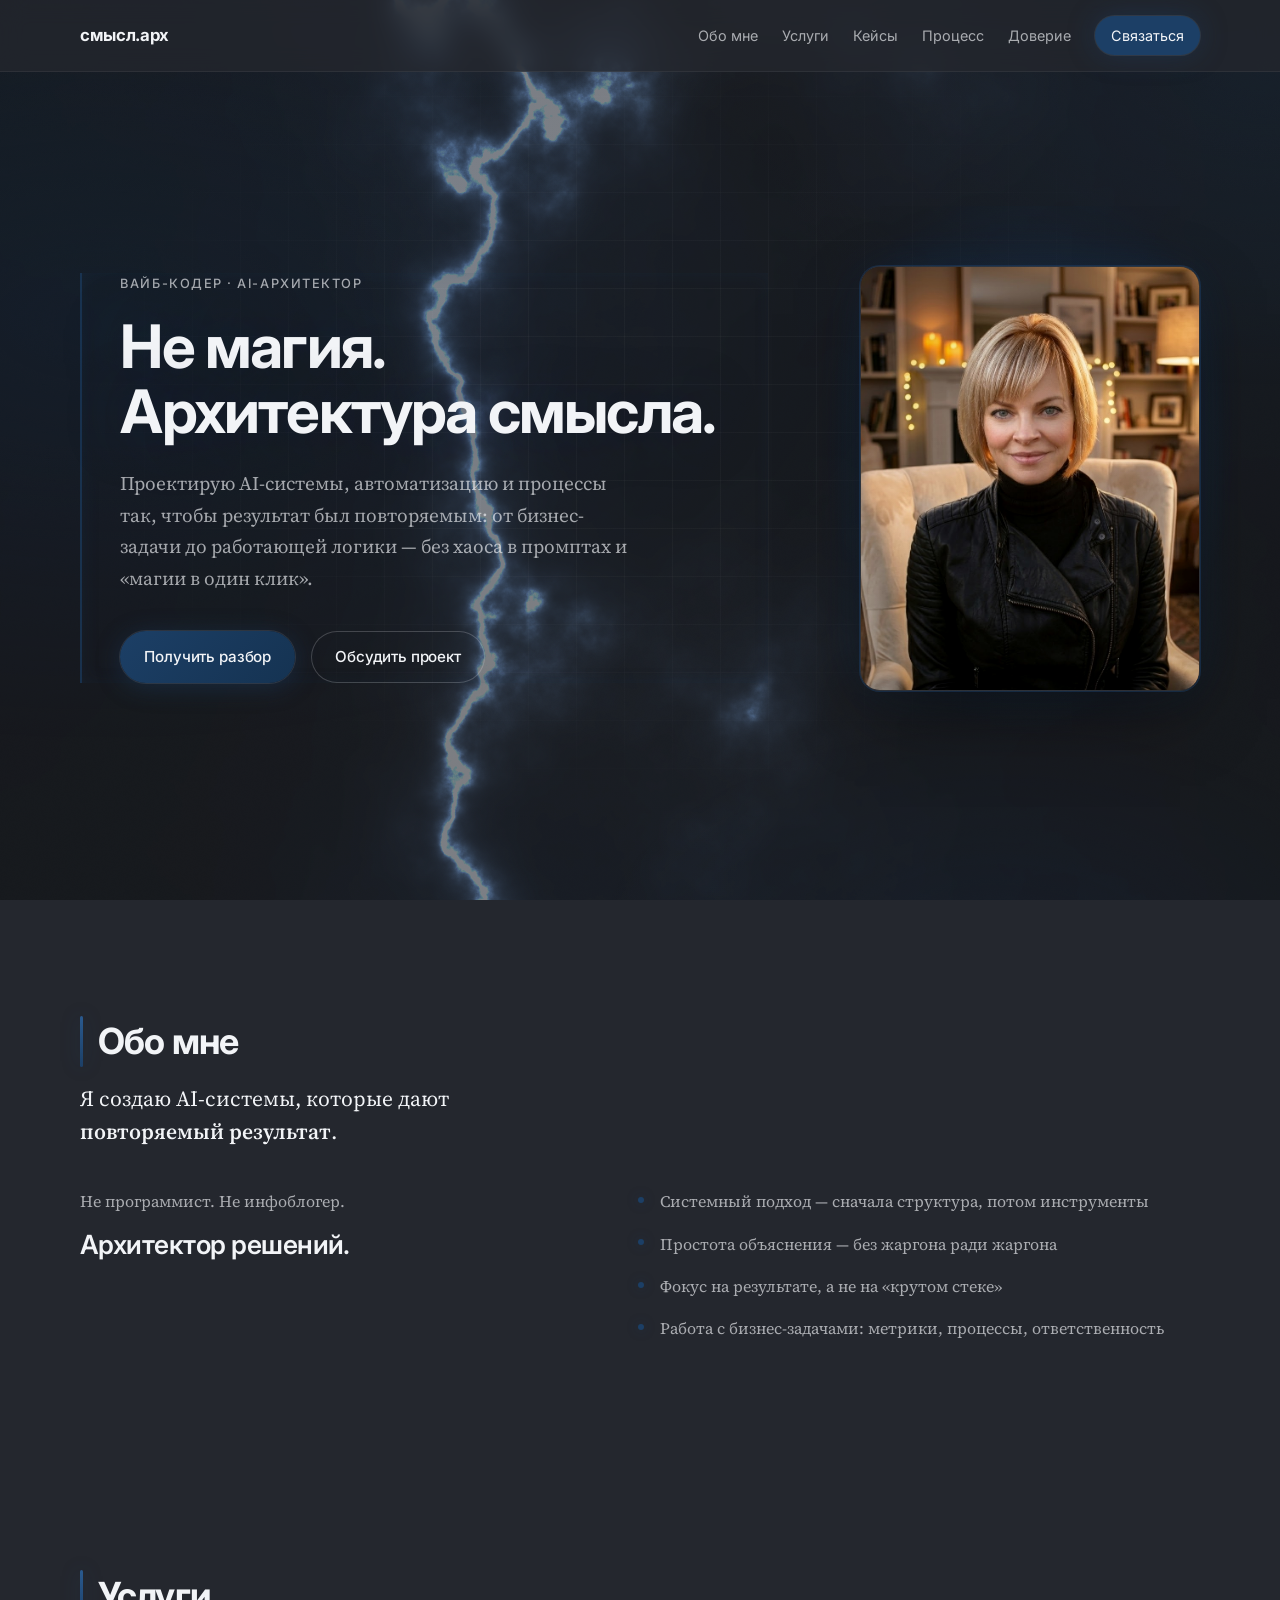
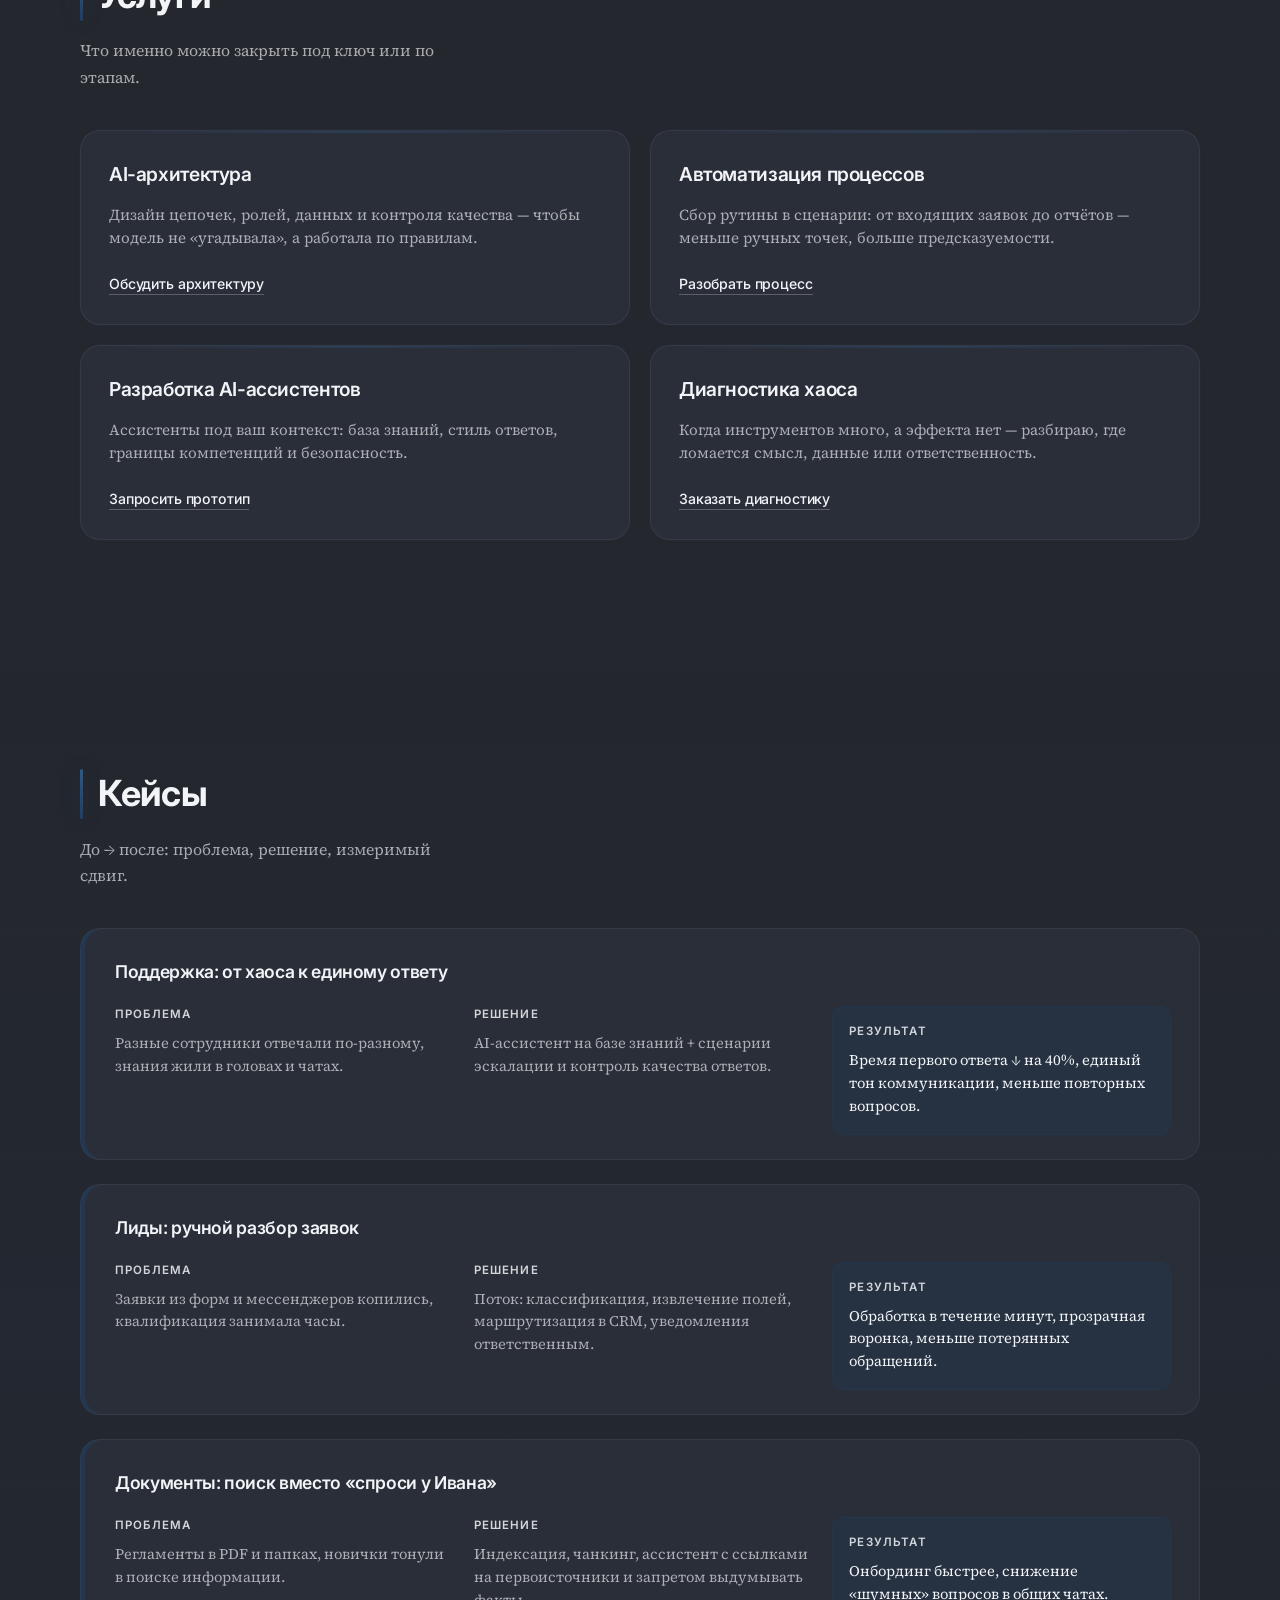
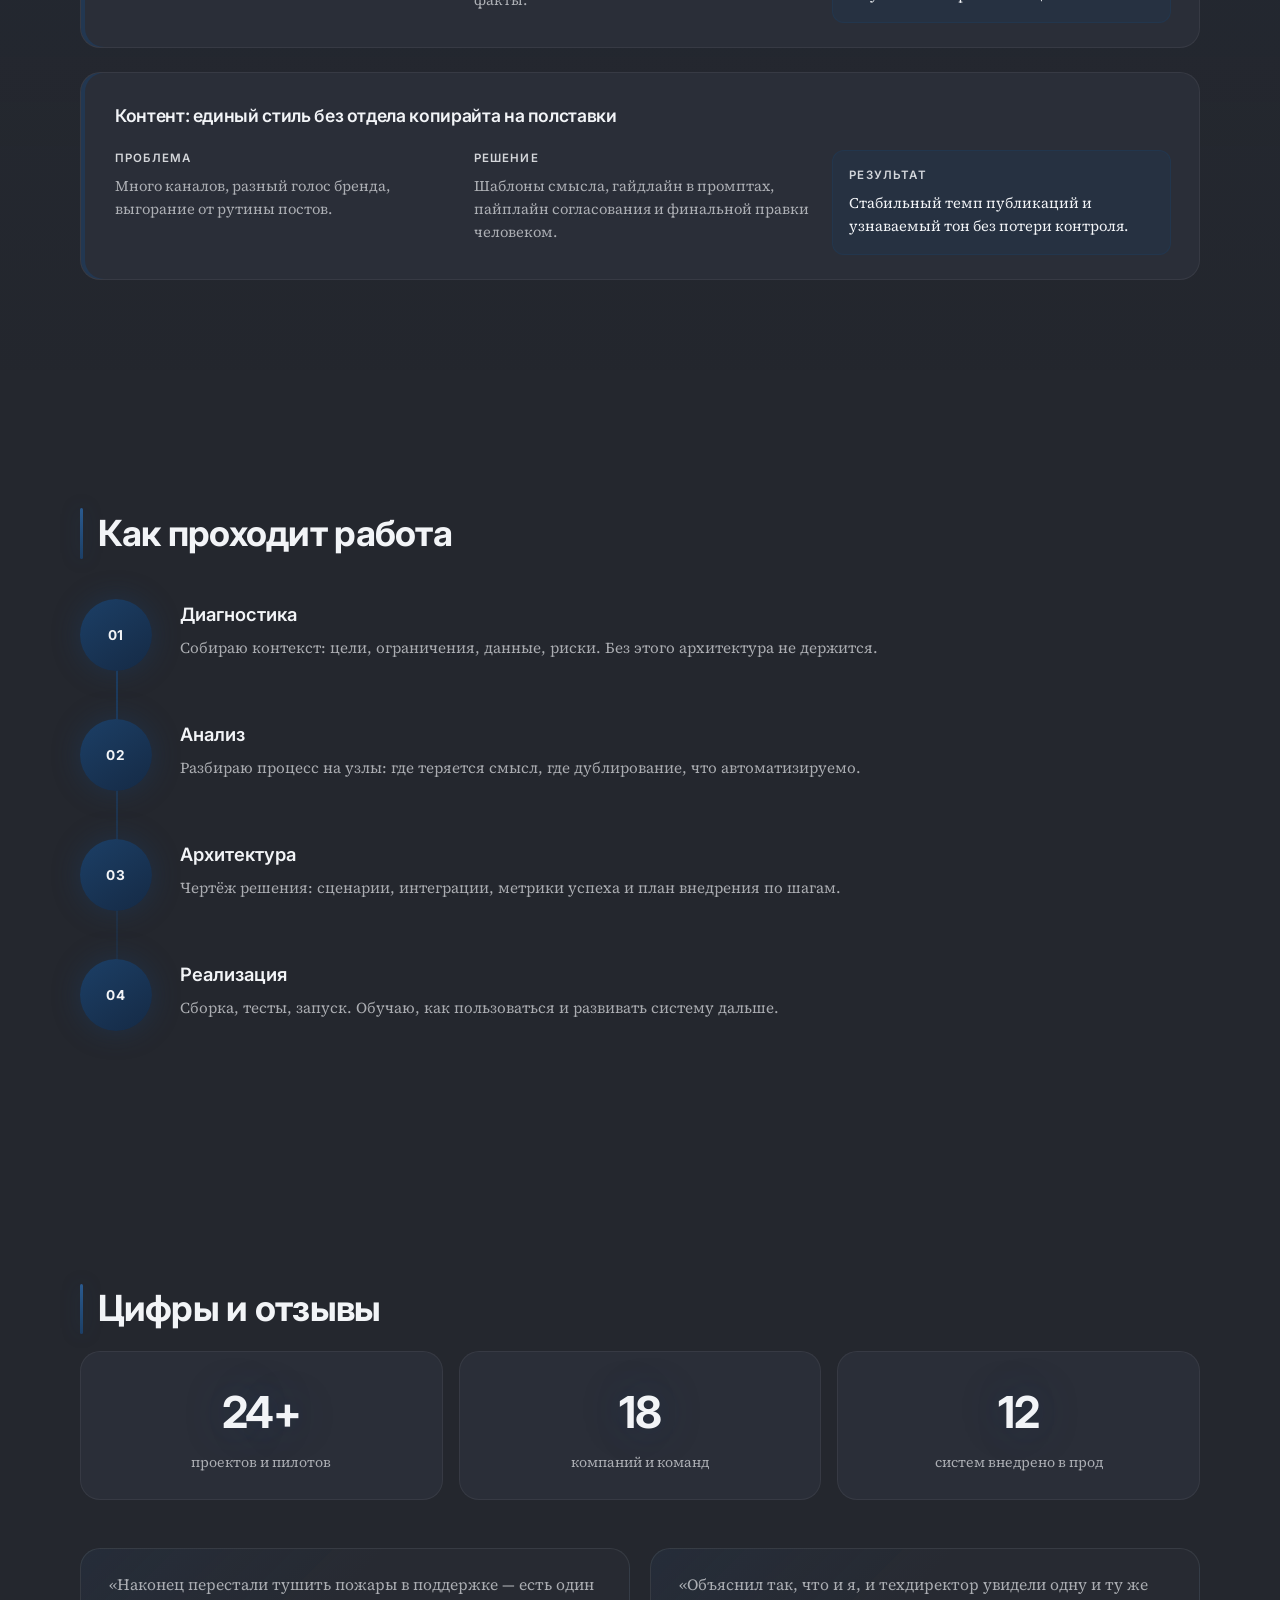
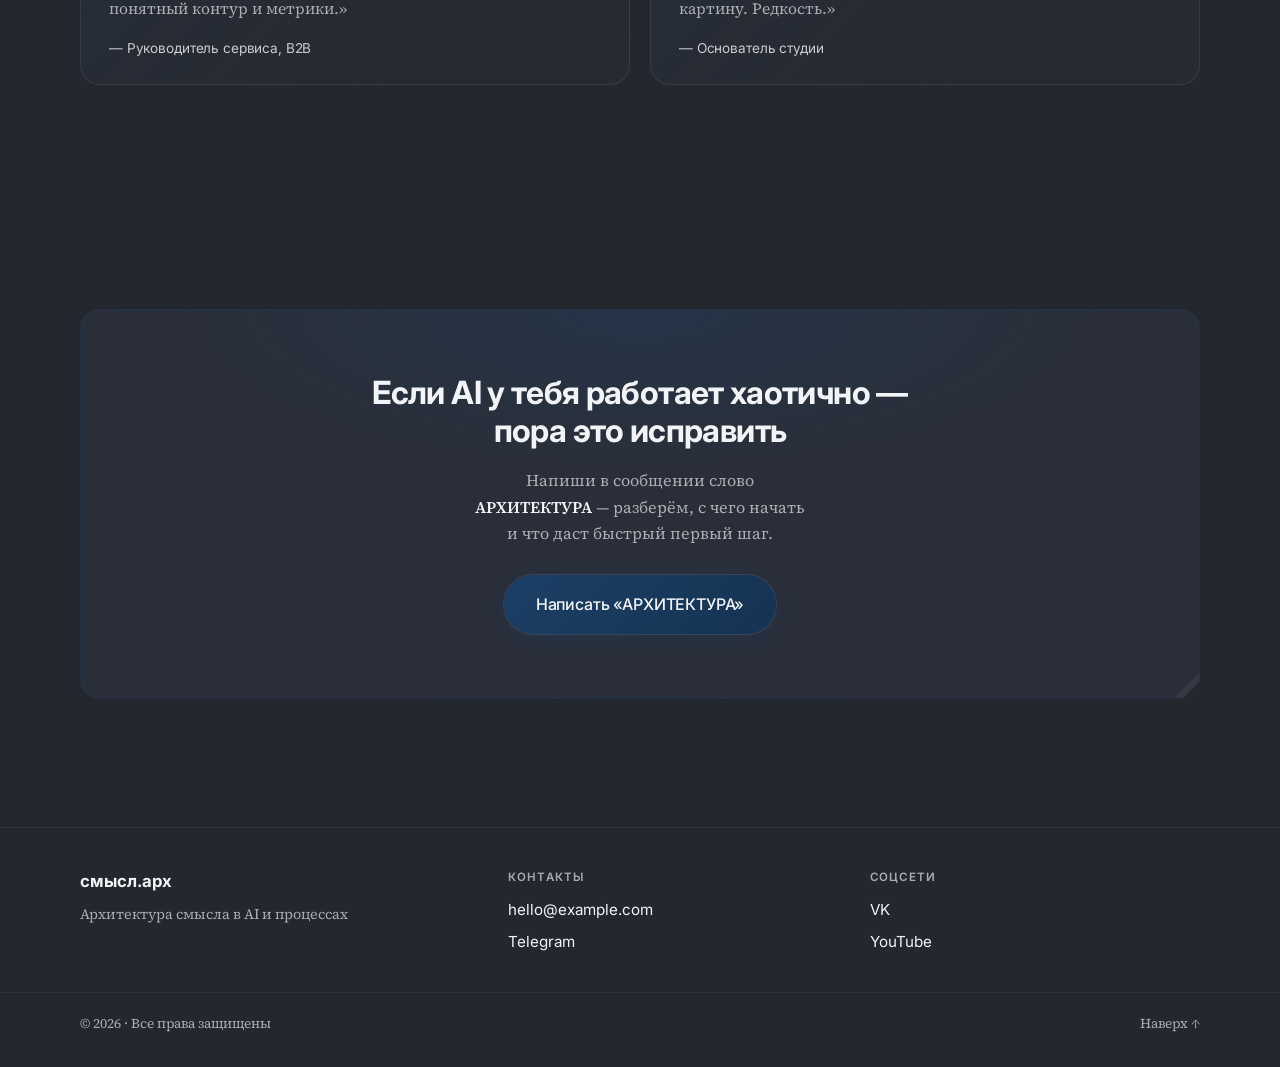
<file: index.html>
<!DOCTYPE html>
<html lang="ru">
<head>
  <meta charset="utf-8">
  <meta name="viewport" content="width=device-width, initial-scale=1">
  <title>Архитектура смысла — AI-решения</title>
  <meta name="description" content="AI-системы, автоматизация и системное мышление. Архитектор решений, не просто код.">
  <link rel="preconnect" href="https://fonts.googleapis.com">
  <link rel="preconnect" href="https://fonts.gstatic.com" crossorigin>
  <link href="https://fonts.googleapis.com/css2?family=Inter:wght@400;500;600;700&family=Source+Serif+4:ital,wght@0,400;0,500;0,600;1,400&display=swap" rel="stylesheet">
  <link rel="stylesheet" href="styles.css">
  <link rel="stylesheet" href="lightning.css">
</head>
<body>
  <!-- Атмосфера: зерно + мягкий ореол (декоративно, не мешает кликам) -->
  <div class="atmosphere" aria-hidden="true"></div>
  <!-- Шапка: якорная навигация -->
  <header class="header" id="top">
    <div class="header__inner">
      <a class="header__logo" href="#hero">смысл.арх</a>
      <nav class="header__nav" aria-label="Основное меню">
        <a class="header__link" href="#about">Обо мне</a>
        <a class="header__link" href="#services">Услуги</a>
        <a class="header__link" href="#cases">Кейсы</a>
        <a class="header__link" href="#process">Процесс</a>
        <a class="header__link" href="#trust">Доверие</a>
        <a class="header__link header__link--cta" href="#contact">Связаться</a>
      </nav>
      <button class="header__burger" type="button" aria-label="Открыть меню" aria-expanded="false">
        <span class="header__burger-line"></span>
      </button>
    </div>
  </header>

  <main>
    <!-- 1. Hero -->
    <section class="hero" id="hero">
      <div class="hero__bg" aria-hidden="true"></div>
      <!-- WebGL-молния: оттенок под #1C3F66, параметры через data-* (см. lightning.js) -->
      <div
        class="hero__lightning"
        aria-hidden="true"
        data-hue="214"
        data-x-offset="0"
        data-speed="0.85"
        data-intensity="0.52"
        data-size="1.05"
        data-saturation="0.48"
        data-brightness="0.62"
      >
        <canvas class="lightning-container"></canvas>
      </div>
      <div class="hero__grid" aria-hidden="true"></div>
      <div class="container hero__layout">
        <div class="hero__text">
          <p class="hero__label reveal">Вайб-кодер · AI-архитектор</p>
          <h1 class="hero__title reveal reveal--delay-1">Не магия. Архитектура смысла.</h1>
          <p class="hero__subtitle reveal reveal--delay-2">
            Проектирую AI-системы, автоматизацию и процессы так, чтобы результат был повторяемым:
            от бизнес-задачи до работающей логики — без хаоса в промптах и «магии в один клик».
          </p>
          <div class="hero__actions reveal reveal--delay-3">
            <a class="btn btn--primary" href="#contact">Получить разбор</a>
            <a class="btn btn--ghost" href="#contact">Обсудить проект</a>
          </div>
        </div>
        <figure class="hero__figure reveal reveal--delay-2">
          <div class="hero__figure-inner">
            <img
              class="hero__img"
              src="images/hero-portrait.jpg"
              alt="Портрет автора — AI-архитектор"
              width="800"
              height="800"
              decoding="async"
              fetchpriority="high"
            >
          </div>
        </figure>
      </div>
    </section>

    <!-- 2. Обо мне -->
    <section class="section about" id="about">
      <div class="container">
        <h2 class="section__title reveal">Обо мне</h2>
        <p class="about__lead reveal">
          Я создаю AI-системы, которые дают <strong>повторяемый результат</strong>.
        </p>
        <div class="about__grid">
          <div class="about__position reveal">
            <p class="about__not">Не программист. Не инфоблогер.</p>
            <p class="about__role">Архитектор решений.</p>
          </div>
          <ul class="about__list reveal reveal--delay-1">
            <li class="about__item">Системный подход — сначала структура, потом инструменты</li>
            <li class="about__item">Простота объяснения — без жаргона ради жаргона</li>
            <li class="about__item">Фокус на результате, а не на «крутом стеке»</li>
            <li class="about__item">Работа с бизнес-задачами: метрики, процессы, ответственность</li>
          </ul>
        </div>
      </div>
    </section>

    <!-- 3. Услуги -->
    <section class="section services" id="services">
      <div class="container">
        <h2 class="section__title reveal">Услуги</h2>
        <p class="section__intro reveal">Что именно можно закрыть под ключ или по этапам.</p>
        <div class="cards cards--services">
          <article class="card card--service reveal">
            <h3 class="card__title">AI-архитектура</h3>
            <p class="card__text">Дизайн цепочек, ролей, данных и контроля качества — чтобы модель не «угадывала», а работала по правилам.</p>
            <a class="card__cta" href="#contact">Обсудить архитектуру</a>
          </article>
          <article class="card card--service reveal">
            <h3 class="card__title">Автоматизация процессов</h3>
            <p class="card__text">Сбор рутины в сценарии: от входящих заявок до отчётов — меньше ручных точек, больше предсказуемости.</p>
            <a class="card__cta" href="#contact">Разобрать процесс</a>
          </article>
          <article class="card card--service reveal">
            <h3 class="card__title">Разработка AI-ассистентов</h3>
            <p class="card__text">Ассистенты под ваш контекст: база знаний, стиль ответов, границы компетенций и безопасность.</p>
            <a class="card__cta" href="#contact">Запросить прототип</a>
          </article>
          <article class="card card--service reveal">
            <h3 class="card__title">Диагностика хаоса</h3>
            <p class="card__text">Когда инструментов много, а эффекта нет — разбираю, где ломается смысл, данные или ответственность.</p>
            <a class="card__cta" href="#contact">Заказать диагностику</a>
          </article>
        </div>
      </div>
    </section>

    <!-- 4. Кейсы -->
    <section class="section cases" id="cases">
      <div class="container">
        <h2 class="section__title reveal">Кейсы</h2>
        <p class="section__intro reveal">До → после: проблема, решение, измеримый сдвиг.</p>
        <div class="cases__list">
          <article class="case reveal">
            <h3 class="case__name">Поддержка: от хаоса к единому ответу</h3>
            <div class="case__cols">
              <div class="case__col">
                <span class="case__label">Проблема</span>
                <p>Разные сотрудники отвечали по-разному, знания жили в головах и чатах.</p>
              </div>
              <div class="case__col">
                <span class="case__label">Решение</span>
                <p>AI-ассистент на базе знаний + сценарии эскалации и контроль качества ответов.</p>
              </div>
              <div class="case__col case__col--result">
                <span class="case__label">Результат</span>
                <p>Время первого ответа ↓ на 40%, единый тон коммуникации, меньше повторных вопросов.</p>
              </div>
            </div>
          </article>
          <article class="case reveal">
            <h3 class="case__name">Лиды: ручной разбор заявок</h3>
            <div class="case__cols">
              <div class="case__col">
                <span class="case__label">Проблема</span>
                <p>Заявки из форм и мессенджеров копились, квалификация занимала часы.</p>
              </div>
              <div class="case__col">
                <span class="case__label">Решение</span>
                <p>Поток: классификация, извлечение полей, маршрутизация в CRM, уведомления ответственным.</p>
              </div>
              <div class="case__col case__col--result">
                <span class="case__label">Результат</span>
                <p>Обработка в течение минут, прозрачная воронка, меньше потерянных обращений.</p>
              </div>
            </div>
          </article>
          <article class="case reveal">
            <h3 class="case__name">Документы: поиск вместо «спроси у Ивана»</h3>
            <div class="case__cols">
              <div class="case__col">
                <span class="case__label">Проблема</span>
                <p>Регламенты в PDF и папках, новички тонули в поиске информации.</p>
              </div>
              <div class="case__col">
                <span class="case__label">Решение</span>
                <p>Индексация, чанкинг, ассистент с ссылками на первоисточники и запретом выдумывать факты.</p>
              </div>
              <div class="case__col case__col--result">
                <span class="case__label">Результат</span>
                <p>Онбординг быстрее, снижение «шумных» вопросов в общих чатах.</p>
              </div>
            </div>
          </article>
          <article class="case reveal">
            <h3 class="case__name">Контент: единый стиль без отдела копирайта на полставки</h3>
            <div class="case__cols">
              <div class="case__col">
                <span class="case__label">Проблема</span>
                <p>Много каналов, разный голос бренда, выгорание от рутины постов.</p>
              </div>
              <div class="case__col">
                <span class="case__label">Решение</span>
                <p>Шаблоны смысла, гайдлайн в промптах, пайплайн согласования и финальной правки человеком.</p>
              </div>
              <div class="case__col case__col--result">
                <span class="case__label">Результат</span>
                <p>Стабильный темп публикаций и узнаваемый тон без потери контроля.</p>
              </div>
            </div>
          </article>
        </div>
      </div>
    </section>

    <!-- 5. Процесс -->
    <section class="section process" id="process">
      <div class="container">
        <h2 class="section__title reveal">Как проходит работа</h2>
        <ol class="process__steps">
          <li class="process__step reveal">
            <span class="process__icon" aria-hidden="true">01</span>
            <div class="process__body">
              <h3 class="process__name">Диагностика</h3>
              <p class="process__text">Собираю контекст: цели, ограничения, данные, риски. Без этого архитектура не держится.</p>
            </div>
          </li>
          <li class="process__step reveal">
            <span class="process__icon" aria-hidden="true">02</span>
            <div class="process__body">
              <h3 class="process__name">Анализ</h3>
              <p class="process__text">Разбираю процесс на узлы: где теряется смысл, где дублирование, что автоматизируемо.</p>
            </div>
          </li>
          <li class="process__step reveal">
            <span class="process__icon" aria-hidden="true">03</span>
            <div class="process__body">
              <h3 class="process__name">Архитектура</h3>
              <p class="process__text">Чертёж решения: сценарии, интеграции, метрики успеха и план внедрения по шагам.</p>
            </div>
          </li>
          <li class="process__step reveal">
            <span class="process__icon" aria-hidden="true">04</span>
            <div class="process__body">
              <h3 class="process__name">Реализация</h3>
              <p class="process__text">Сборка, тесты, запуск. Обучаю, как пользоваться и развивать систему дальше.</p>
            </div>
          </li>
        </ol>
      </div>
    </section>

    <!-- 6. Доверие -->
    <section class="section trust" id="trust">
      <div class="container">
        <h2 class="section__title reveal">Цифры и отзывы</h2>
        <div class="trust__stats reveal">
          <div class="stat">
            <span class="stat__value" data-count-up="24" data-suffix="+">24+</span>
            <span class="stat__label">проектов и пилотов</span>
          </div>
          <div class="stat">
            <span class="stat__value" data-count-up="18" data-suffix="">18</span>
            <span class="stat__label">компаний и команд</span>
          </div>
          <div class="stat">
            <span class="stat__value" data-count-up="12" data-suffix="">12</span>
            <span class="stat__label">систем внедрено в прод</span>
          </div>
        </div>
        <div class="trust__quotes">
          <blockquote class="quote reveal">
            <p class="quote__text">«Наконец перестали тушить пожары в поддержке — есть один понятный контур и метрики.»</p>
            <footer class="quote__author">— Руководитель сервиса, B2B</footer>
          </blockquote>
          <blockquote class="quote reveal reveal--delay-1">
            <p class="quote__text">«Объяснил так, что и я, и техдиректор увидели одну и ту же картину. Редкость.»</p>
            <footer class="quote__author">— Основатель студии</footer>
          </blockquote>
        </div>
      </div>
    </section>

    <!-- 7. Финальный CTA -->
    <section class="section cta-final" id="contact">
      <div class="container cta-final__inner reveal">
        <h2 class="cta-final__title">Если AI у тебя работает хаотично — пора это исправить</h2>
        <p class="cta-final__text">Напиши в сообщении слово <strong>АРХИТЕКТУРА</strong> — разберём, с чего начать и что даст быстрый первый шаг.</p>
        <a class="btn btn--primary btn--large" href="mailto:hello@example.com?subject=%D0%90%D0%A0%D0%A5%D0%98%D0%A2%D0%95%D0%9A%D0%A2%D0%A3%D0%A0%D0%90">Написать «АРХИТЕКТУРА»</a>
      </div>
    </section>
  </main>

  <!-- 8. Футер -->
  <footer class="footer">
    <div class="container footer__grid">
      <div class="footer__brand">
        <span class="footer__logo">смысл.арх</span>
        <p class="footer__tagline">Архитектура смысла в AI и процессах</p>
      </div>
      <div class="footer__contacts">
        <p class="footer__label">Контакты</p>
        <a class="footer__link" href="mailto:hello@example.com">hello@example.com</a>
        <a class="footer__link" href="https://t.me/" target="_blank" rel="noopener noreferrer">Telegram</a>
      </div>
      <div class="footer__social">
        <p class="footer__label">Соцсети</p>
        <a class="footer__link" href="#" aria-label="VK">VK</a>
        <a class="footer__link" href="#" aria-label="YouTube">YouTube</a>
      </div>
    </div>
    <div class="footer__bottom">
      <div class="container footer__copy">
        <p>© <span id="year"></span> · Все права защищены</p>
        <a class="footer__to-top" href="#top">Наверх ↑</a>
      </div>
    </div>
  </footer>

  <script src="lightning.js"></script>
  <script src="main.js"></script>
</body>
</html>
</file>
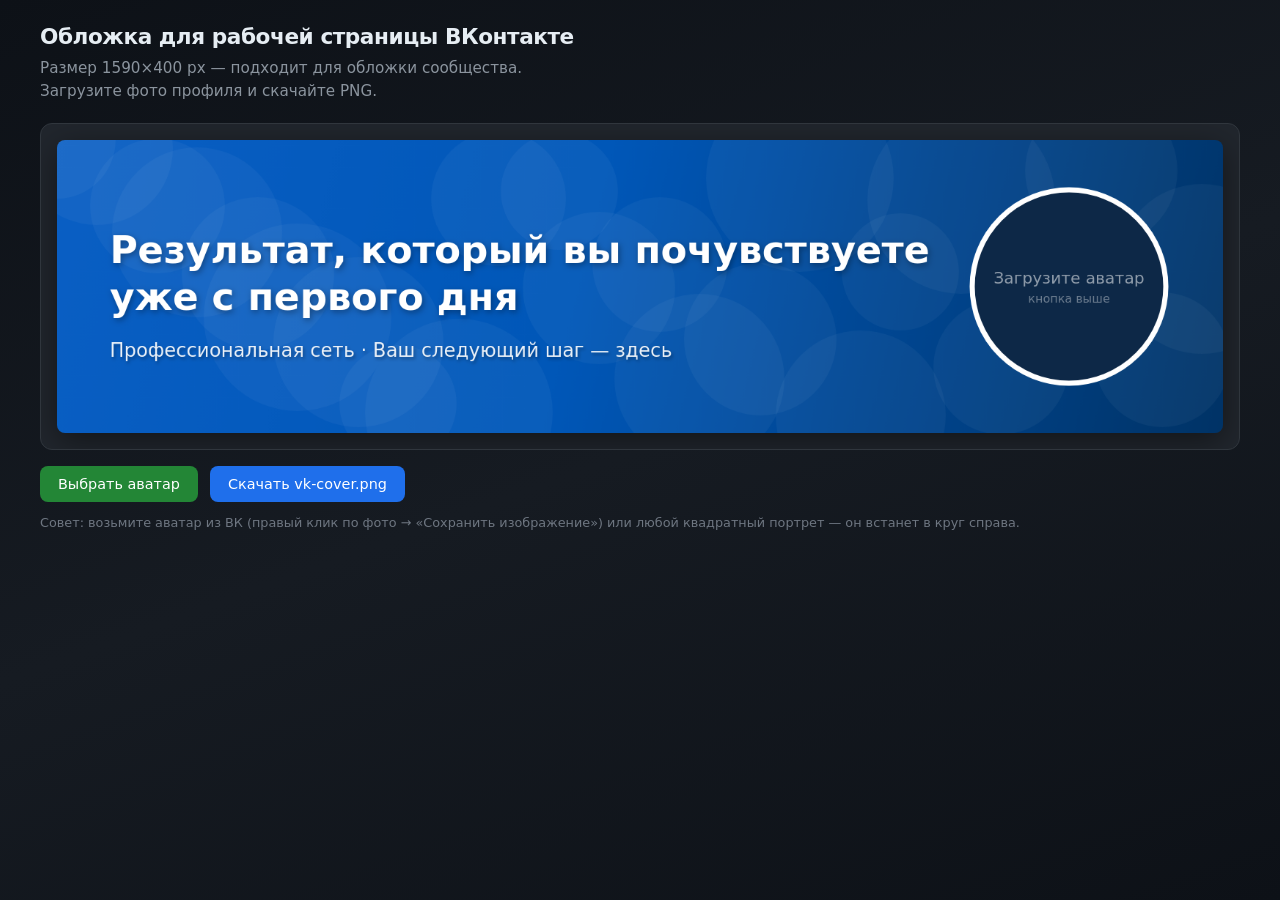
<file: vk-cover-builder.html>
<!DOCTYPE html>
<html lang="ru">
<head>
  <meta charset="utf-8">
  <meta name="viewport" content="width=device-width, initial-scale=1">
  <title>Обложка ВК — генератор</title>
  <style>
    * { box-sizing: border-box; }
    body {
      margin: 0;
      min-height: 100vh;
      font-family: "Segoe UI", system-ui, sans-serif;
      background: linear-gradient(160deg, #0d1117 0%, #161b22 50%, #0d1117 100%);
      color: #e6edf3;
      padding: 24px;
    }
    h1 {
      font-size: 1.35rem;
      font-weight: 600;
      margin: 0 0 8px;
      letter-spacing: -0.02em;
    }
    p.lead {
      margin: 0 0 20px;
      color: #8b949e;
      font-size: 0.95rem;
      max-width: 52ch;
      line-height: 1.5;
    }
    .wrap {
      max-width: 1200px;
      margin: 0 auto;
    }
    .canvas-box {
      background: #21262d;
      border: 1px solid #30363d;
      border-radius: 12px;
      padding: 16px;
      overflow: auto;
    }
    canvas {
      display: block;
      max-width: 100%;
      height: auto;
      border-radius: 8px;
      box-shadow: 0 8px 32px rgba(0, 0, 0, 0.45);
    }
    .controls {
      display: flex;
      flex-wrap: wrap;
      gap: 12px;
      align-items: center;
      margin-top: 16px;
    }
    label.btn {
      display: inline-flex;
      align-items: center;
      gap: 8px;
      padding: 10px 18px;
      background: #238636;
      color: #fff;
      border-radius: 8px;
      cursor: pointer;
      font-size: 0.9rem;
      font-weight: 500;
      border: none;
    }
    label.btn:hover { background: #2ea043; }
    input[type="file"] { display: none; }
    button#download {
      padding: 10px 18px;
      background: #1f6feb;
      color: #fff;
      border: none;
      border-radius: 8px;
      cursor: pointer;
      font-size: 0.9rem;
      font-weight: 500;
      font-family: inherit;
    }
    button#download:hover { background: #388bfd; }
    button#download:disabled {
      opacity: 0.45;
      cursor: not-allowed;
    }
    .hint {
      font-size: 0.8rem;
      color: #6e7681;
      margin-top: 12px;
      line-height: 1.45;
    }
  </style>
</head>
<body>
  <div class="wrap">
    <h1>Обложка для рабочей страницы ВКонтакте</h1>
    <p class="lead">
      Размер 1590×400 px — подходит для обложки сообщества. Загрузите фото профиля и скачайте PNG.
    </p>
    <div class="canvas-box">
      <canvas id="cover" width="1590" height="400"></canvas>
    </div>
    <div class="controls">
      <label class="btn" for="avatar-input">Выбрать аватар</label>
      <input id="avatar-input" type="file" accept="image/*">
      <button type="button" id="download">Скачать vk-cover.png</button>
    </div>
    <p class="hint">
      Совет: возьмите аватар из ВК (правый клик по фото → «Сохранить изображение») или любой квадратный портрет — он встанет в круг справа.
    </p>
  </div>
  <script>
(function () {
  const W = 1590;
  const H = 400;
  const canvas = document.getElementById("cover");
  const ctx = canvas.getContext("2d");
  let avatarImg = null;

  const OFFER = {
    line1: "Результат, который вы почувствуете",
    line2: "уже с первого дня",
    sub: "Профессиональная сеть · Ваш следующий шаг — здесь",
  };

  function drawBackground() {
    const g = ctx.createLinearGradient(0, 0, W, H);
    g.addColorStop(0, "#0a5fc4");
    g.addColorStop(0.45, "#0057b8");
    g.addColorStop(1, "#003366");
    ctx.fillStyle = g;
    ctx.fillRect(0, 0, W, H);

    ctx.fillStyle = "rgba(255,255,255,0.04)";
    for (let i = 0; i < 24; i++) {
      const x = (i * 137) % W;
      const y = (i * 89 + i * i) % H;
      ctx.beginPath();
      ctx.arc(x, y, 80 + (i % 5) * 12, 0, Math.PI * 2);
      ctx.fill();
    }
  }

  function drawText() {
    const x = 72;
    ctx.textAlign = "left";
    ctx.textBaseline = "alphabetic";
    ctx.shadowColor = "rgba(0,0,0,0.35)";
    ctx.shadowBlur = 8;
    ctx.shadowOffsetX = 2;
    ctx.shadowOffsetY = 3;

    ctx.fillStyle = "#ffffff";
    ctx.font = '700 52px "Segoe UI", system-ui, sans-serif';
    ctx.fillText(OFFER.line1, x, 168);
    ctx.fillText(OFFER.line2, x, 232);

    ctx.shadowBlur = 4;
    ctx.font = '400 26px "Segoe UI", system-ui, sans-serif';
    ctx.fillStyle = "rgba(255,255,255,0.92)";
    ctx.fillText(OFFER.sub, x, 296);

    ctx.shadowBlur = 0;
    ctx.shadowOffsetX = 0;
    ctx.shadowOffsetY = 0;
  }

  function drawAvatarCircle() {
    const cx = W - 210;
    const cy = H / 2;
    const r = 132;

    ctx.save();
    ctx.beginPath();
    ctx.arc(cx, cy, r, 0, Math.PI * 2);
    ctx.clip();

    if (avatarImg && avatarImg.complete && avatarImg.naturalWidth) {
      const iw = avatarImg.naturalWidth;
      const ih = avatarImg.naturalHeight;
      const scale = Math.max((2 * r) / iw, (2 * r) / ih);
      const dw = iw * scale;
      const dh = ih * scale;
      ctx.drawImage(avatarImg, cx - dw / 2, cy - dh / 2, dw, dh);
    } else {
      ctx.fillStyle = "#0d2847";
      ctx.fillRect(cx - r, cy - r, 2 * r, 2 * r);
      ctx.fillStyle = "rgba(255,255,255,0.55)";
      ctx.font = '22px "Segoe UI", system-ui, sans-serif';
      ctx.textAlign = "center";
      ctx.textBaseline = "middle";
      ctx.fillText("Загрузите аватар", cx, cy - 10);
      ctx.font = '16px "Segoe UI", system-ui, sans-serif';
      ctx.fillStyle = "rgba(255,255,255,0.4)";
      ctx.fillText("кнопка выше", cx, cy + 18);
    }
    ctx.restore();

    ctx.beginPath();
    ctx.arc(cx, cy, r, 0, Math.PI * 2);
    ctx.strokeStyle = "#ffffff";
    ctx.lineWidth = 7;
    ctx.stroke();
  }

  function render() {
    ctx.clearRect(0, 0, W, H);
    drawBackground();
    drawText();
    drawAvatarCircle();
  }

  document.getElementById("avatar-input").addEventListener("change", function (e) {
    const file = e.target.files && e.target.files[0];
    if (!file) return;
    const reader = new FileReader();
    reader.onload = function (ev) {
      const img = new Image();
      img.onload = function () {
        avatarImg = img;
        render();
      };
      img.onerror = function () {
        avatarImg = null;
        render();
      };
      img.src = ev.target.result;
    };
    reader.readAsDataURL(file);
  });

  document.getElementById("download").addEventListener("click", function () {
    const a = document.createElement("a");
    a.download = "vk-cover.png";
    a.href = canvas.toDataURL("image/png");
    a.click();
  });

  render();
})();
  </script>
</body>
</html>
</file>
<file: styles.css>
/* =============================================================================
   Портфолио вайб-кодера — глобальные переменные (легко править палитру)
   ============================================================================= */
:root {
  /* Палитра — без изменений по ТЗ */
  --color-bg: #24272e;
  --color-bg-elevated: #2a2e38;
  --color-text: #f2f4f7;
  --color-text-muted: rgba(242, 244, 247, 0.65);
  --color-accent: #1c3f66;
  --color-accent-light: #2a5a8f;
  --color-glow: rgba(28, 63, 102, 0.45);
  /* Заголовки и UI-метки — Inter (как было) */
  --font-heading: "Inter", system-ui, -apple-system, sans-serif;
  /* Тело: editorial serif — контраст к Inter, без смены цветов */
  --font-body: "Source Serif 4", "Times New Roman", serif;
  --radius: 12px;
  --radius-lg: 20px;
  --space-section: clamp(4rem, 10vw, 7rem);
  --header-h: 72px;
  --transition: 0.25s ease;
  --ease-out-expo: cubic-bezier(0.16, 1, 0.3, 1);
  /* SVG noise (frontend-design: текстура вместо «плоского» фона) */
  --noise-svg: url("data:image/svg+xml,%3Csvg xmlns='http://www.w3.org/2000/svg' width='256' height='256'%3E%3Cfilter id='n'%3E%3CfeTurbulence type='fractalNoise' baseFrequency='0.85' numOctaves='4' stitchTiles='stitch'/%3E%3C/filter%3E%3Crect width='100%25' height='100%25' filter='url(%23n)' opacity='0.5'/%3E%3C/svg%3E");
  /* Сила свечения слоя lightning (lightning.css) */
  --lightning-opacity: 0.4;
}

/* Сброс и база */
*,
*::before,
*::after {
  box-sizing: border-box;
}

html {
  scroll-behavior: smooth;
}

/* Вход шапки при загрузке (класс .is-ready ставит main.js) */
@media (prefers-reduced-motion: no-preference) {
  html.is-ready .header {
    animation: anim-header-in 0.7s var(--ease-out-expo) both;
  }

  @keyframes anim-header-in {
    from {
      opacity: 0;
      transform: translateY(-100%);
    }

    to {
      opacity: 1;
      transform: translateY(0);
    }
  }
}

@media (prefers-reduced-motion: reduce) {
  html {
    scroll-behavior: auto;
  }
}

body {
  margin: 0;
  font-family: var(--font-body);
  font-size: 1rem;
  line-height: 1.65;
  color: var(--color-text);
  background-color: var(--color-bg);
  /* Мягкий «mesh» в тех же тонах графита и акцента */
  background-image:
    radial-gradient(ellipse 120% 80% at 0% 0%, rgba(28, 63, 102, 0.14) 0%, transparent 50%),
    radial-gradient(ellipse 90% 70% at 100% 30%, rgba(42, 90, 143, 0.08) 0%, transparent 45%),
    radial-gradient(ellipse 60% 50% at 40% 100%, rgba(28, 63, 102, 0.1) 0%, transparent 40%);
  background-attachment: fixed;
  -webkit-font-smoothing: antialiased;
}

/* Заголовки — только Inter */
h1,
h2,
h3,
h4,
h5,
h6 {
  font-family: var(--font-heading);
}

::selection {
  background: rgba(28, 63, 102, 0.55);
  color: var(--color-text);
}

/* Слой зерна поверх фона страницы */
.atmosphere {
  position: fixed;
  inset: 0;
  pointer-events: none;
  z-index: 0;
  opacity: 0.045;
  mix-blend-mode: overlay;
  background-image: var(--noise-svg);
  background-repeat: repeat;
  background-size: 200px 200px;
}

/* Контент поверх декоративного слоя .atmosphere (шапка — свой z-index: 100) */
main,
.footer {
  position: relative;
  z-index: 1;
}

img {
  max-width: 100%;
  height: auto;
  display: block;
}

a {
  color: inherit;
  text-decoration: none;
}

strong {
  font-weight: 600;
  color: var(--color-text);
}

.container {
  width: min(1120px, 100% - 2rem);
  margin-inline: auto;
}

/* =============================================================================
   Появление при скролле (класс .reveal добавляет JS через .is-visible)
   ============================================================================= */
.reveal {
  opacity: 0;
  transform: translateY(22px) scale(0.985);
  filter: blur(6px);
  transition:
    opacity 0.85s var(--ease-out-expo),
    transform 0.85s var(--ease-out-expo),
    filter 0.85s var(--ease-out-expo);
}

.reveal.is-visible {
  opacity: 1;
  transform: translateY(0) scale(1);
  filter: blur(0);
}

.reveal--delay-1 {
  transition-delay: 0.08s;
}

.reveal--delay-2 {
  transition-delay: 0.16s;
}

.reveal--delay-3 {
  transition-delay: 0.24s;
}

@media (prefers-reduced-motion: reduce) {
  .reveal {
    opacity: 1;
    transform: none;
    filter: none;
    transition: none;
  }
}

/* Фокус: видимая обводка в палитре акцента */
:focus-visible {
  outline: 2px solid var(--color-accent-light);
  outline-offset: 3px;
}

:focus:not(:focus-visible) {
  outline: none;
}

/* =============================================================================
   Шапка
   ============================================================================= */
.header {
  position: fixed;
  top: 0;
  left: 0;
  right: 0;
  z-index: 100;
  height: var(--header-h);
  background: rgba(36, 39, 46, 0.75);
  backdrop-filter: blur(12px);
  border-bottom: 1px solid rgba(242, 244, 247, 0.06);
}

.header__inner {
  width: min(1120px, 100% - 2rem);
  height: 100%;
  margin-inline: auto;
  display: flex;
  align-items: center;
  justify-content: space-between;
  gap: 1rem;
}

.header__logo {
  font-family: var(--font-heading);
  font-weight: 700;
  font-size: 1.05rem;
  letter-spacing: -0.02em;
  color: var(--color-text);
}

.header__logo:hover {
  color: var(--color-text);
  text-shadow: 0 0 24px var(--color-glow);
}

.header__nav {
  display: flex;
  align-items: center;
  gap: 0.25rem 1.5rem;
}

.header__link {
  font-family: var(--font-heading);
  font-size: 0.9rem;
  color: var(--color-text-muted);
  padding: 0.35rem 0;
  transition: color var(--transition), text-shadow var(--transition);
}

/* Подчёркивание слева направо (не у кнопки «Связаться») */
.header__link:not(.header__link--cta) {
  position: relative;
}

.header__link:not(.header__link--cta)::after {
  content: "";
  position: absolute;
  left: 0;
  bottom: 0.15em;
  width: 100%;
  height: 1px;
  background: linear-gradient(90deg, var(--color-accent-light), rgba(42, 90, 143, 0.2));
  transform: scaleX(0);
  transform-origin: left center;
  transition: transform 0.4s var(--ease-out-expo);
}

@media (prefers-reduced-motion: no-preference) {
  .header__link:not(.header__link--cta):hover::after,
  .header__link:not(.header__link--cta):focus-visible::after {
    transform: scaleX(1);
  }
}

.header__link:hover {
  color: var(--color-text);
}

.header__link--cta {
  padding: 0.5rem 1rem;
  border-radius: 999px;
  background: var(--color-accent);
  color: var(--color-text);
  box-shadow: 0 0 0 1px rgba(242, 244, 247, 0.08), 0 0 28px var(--color-glow);
}

.header__link--cta:hover {
  background: var(--color-accent-light);
  box-shadow: 0 0 36px var(--color-glow);
}

/* Бургер — только на мобильных */
.header__burger {
  display: none;
  width: 44px;
  height: 44px;
  padding: 0;
  border: none;
  background: transparent;
  cursor: pointer;
  color: var(--color-text);
}

.header__burger-line,
.header__burger-line::before,
.header__burger-line::after {
  display: block;
  width: 22px;
  height: 2px;
  background: currentColor;
  border-radius: 1px;
  margin-inline: auto;
  position: relative;
  transition: transform var(--transition), opacity var(--transition);
}

.header__burger-line::before,
.header__burger-line::after {
  content: "";
  position: absolute;
  left: 0;
  width: 100%;
}

.header__burger-line::before {
  top: -7px;
}

.header__burger-line::after {
  top: 7px;
}

.header--open .header__burger-line {
  background: transparent;
}

.header--open .header__burger-line::before {
  top: 0;
  transform: rotate(45deg);
}

.header--open .header__burger-line::after {
  top: 0;
  transform: rotate(-45deg);
}

@media (max-width: 900px) {
  .header__burger {
    display: flex;
    align-items: center;
    justify-content: center;
  }

  .header__nav {
    position: fixed;
    top: var(--header-h);
    left: 0;
    right: 0;
    bottom: 0;
    flex-direction: column;
    align-items: flex-start;
    padding: 1.5rem 1.25rem 2rem;
    background: rgba(36, 39, 46, 0.97);
    backdrop-filter: blur(16px);
    border-top: 1px solid rgba(242, 244, 247, 0.06);
    transform: translateX(100%);
    transition: transform 0.3s ease;
    gap: 0;
  }

  .header--open .header__nav {
    transform: translateX(0);
  }

  .header__link {
    font-size: 1.1rem;
    padding: 0.85rem 0;
    width: 100%;
    border-bottom: 1px solid rgba(242, 244, 247, 0.06);
  }

  .header__link--cta {
    margin-top: 1rem;
    text-align: center;
    width: 100%;
    border: none;
  }
}

/* =============================================================================
   Кнопки
   ============================================================================= */
.btn {
  display: inline-flex;
  align-items: center;
  justify-content: center;
  padding: 0.85rem 1.5rem;
  font-family: var(--font-heading);
  font-size: 0.95rem;
  font-weight: 500;
  letter-spacing: -0.01em;
  border-radius: 999px;
  border: none;
  cursor: pointer;
  transition: transform var(--transition), box-shadow var(--transition), background var(--transition);
}

.btn--primary {
  position: relative;
  overflow: hidden;
  background: linear-gradient(135deg, var(--color-accent) 0%, #153352 100%);
  color: var(--color-text);
  box-shadow: 0 0 0 1px rgba(242, 244, 247, 0.1), 0 4px 24px var(--color-glow);
}

/* Блик при наведении */
.btn--primary::after {
  content: "";
  position: absolute;
  inset: 0;
  background: linear-gradient(
    105deg,
    transparent 35%,
    rgba(242, 244, 247, 0.14) 50%,
    transparent 65%
  );
  transform: translateX(-130%);
  pointer-events: none;
}

@media (prefers-reduced-motion: no-preference) {
  .btn--primary::after {
    transition: transform 0.55s var(--ease-out-expo);
  }

  .btn--primary:hover::after,
  .btn--primary:focus-visible::after {
    transform: translateX(130%);
  }
}

.btn--primary:hover {
  transform: translateY(-2px) scale(1.02);
  box-shadow: 0 0 0 1px rgba(242, 244, 247, 0.15), 0 8px 36px var(--color-glow);
}

.btn--ghost {
  background: transparent;
  color: var(--color-text);
  box-shadow: inset 0 0 0 1px rgba(242, 244, 247, 0.2);
}

.btn--ghost:hover {
  background: rgba(242, 244, 247, 0.06);
  transform: translateY(-1px);
  box-shadow: inset 0 0 0 1px rgba(242, 244, 247, 0.35), 0 0 24px rgba(28, 63, 102, 0.25);
}

.btn--large {
  padding: 1rem 2rem;
  font-size: 1rem;
}

.btn:active {
  transform: translateY(0);
}

/* =============================================================================
   Hero
   ============================================================================= */
.hero {
  position: relative;
  min-height: 100vh;
  min-height: 100dvh;
  display: flex;
  align-items: center;
  padding: calc(var(--header-h) + 3rem) 0 4rem;
  overflow: hidden;
}

.hero__bg {
  position: absolute;
  inset: -20%;
  z-index: 0;
  background:
    radial-gradient(ellipse 80% 60% at 20% 40%, rgba(28, 63, 102, 0.35) 0%, transparent 55%),
    radial-gradient(ellipse 60% 50% at 85% 20%, rgba(42, 90, 143, 0.2) 0%, transparent 50%),
    radial-gradient(ellipse 50% 40% at 70% 90%, rgba(28, 63, 102, 0.25) 0%, transparent 45%);
  pointer-events: none;
  will-change: transform, opacity;
}

/* Лёгкое «дыхание» градиента (opacity не конфликтует с parallax transform из JS) */
@media (prefers-reduced-motion: no-preference) {
  .hero__bg {
    animation: anim-hero-bg-pulse 14s ease-in-out infinite;
  }

  @keyframes anim-hero-bg-pulse {
    0%,
    100% {
      opacity: 1;
    }

    50% {
      opacity: 0.88;
    }
  }
}

.hero__grid {
  position: absolute;
  inset: 0;
  z-index: 2;
  background-image:
    linear-gradient(rgba(242, 244, 247, 0.03) 1px, transparent 1px),
    linear-gradient(90deg, rgba(242, 244, 247, 0.03) 1px, transparent 1px);
  background-size: 48px 48px;
  mask-image: radial-gradient(ellipse 70% 70% at 50% 45%, black 20%, transparent 70%);
  pointer-events: none;
}

/* Очень медленный дрейф сетки */
@media (prefers-reduced-motion: no-preference) {
  .hero__grid {
    animation: anim-hero-grid-drift 90s linear infinite;
  }

  @keyframes anim-hero-grid-drift {
    0% {
      background-position: 0 0, 0 0;
    }

    100% {
      background-position: 48px 32px, 48px 32px;
    }
  }
}

/* Сетка первого экрана: текст + портрет в стиле сайта */
.hero__layout {
  position: relative;
  z-index: 3;
  display: grid;
  grid-template-columns: 1fr;
  gap: 2.5rem;
  align-items: center;
}

@media (min-width: 960px) {
  .hero__layout {
    grid-template-columns: minmax(0, 1fr) minmax(240px, 34%);
    gap: clamp(2rem, 4vw, 3.5rem);
  }
}

.hero__text {
  position: relative;
  min-width: 0;
  padding-left: 1.25rem;
  border-left: 2px solid rgba(28, 63, 102, 0.65);
  box-shadow: inset 2px 0 24px -12px var(--color-glow);
}

@media (min-width: 960px) {
  .hero__text {
    padding-left: clamp(1.5rem, 3vw, 2.75rem);
  }
}

/* Портрет: рамка, свечение акцента, лёгкий холодный тинт к графитовой теме */
.hero__figure {
  position: relative;
  margin: 0;
  width: 100%;
  max-width: min(300px, 72vw);
  justify-self: center;
}

.hero__figure::before {
  content: "";
  position: absolute;
  inset: -14%;
  z-index: 0;
  background: radial-gradient(ellipse at 50% 45%, rgba(28, 63, 102, 0.5) 0%, transparent 68%);
  pointer-events: none;
  opacity: 0.85;
}

@media (min-width: 960px) {
  .hero__figure {
    max-width: min(340px, 32vw);
    justify-self: end;
  }
}

.hero__figure-inner {
  position: relative;
  z-index: 1;
  border-radius: var(--radius-lg);
  overflow: hidden;
  aspect-ratio: 4 / 5;
  border: 1px solid rgba(242, 244, 247, 0.1);
  box-shadow:
    0 0 0 1px rgba(28, 63, 102, 0.5),
    0 28px 72px -20px rgba(0, 0, 0, 0.6),
    0 0 56px -12px var(--color-glow);
  transition: box-shadow 0.45s var(--ease-out-expo), transform 0.45s var(--ease-out-expo);
}

.hero__figure-inner::after {
  content: "";
  position: absolute;
  inset: 0;
  pointer-events: none;
  border-radius: inherit;
  /* Сшиваем тёплое фото с графитовой темой */
  background: linear-gradient(
    165deg,
    rgba(36, 39, 46, 0.08) 0%,
    transparent 42%,
    rgba(28, 63, 102, 0.22) 100%
  );
  mix-blend-mode: multiply;
}

.hero__figure:hover .hero__figure-inner {
  box-shadow:
    0 0 0 1px rgba(42, 90, 143, 0.55),
    0 32px 80px -18px rgba(0, 0, 0, 0.55),
    0 0 64px -8px var(--color-glow);
  transform: translateY(-4px);
}

@media (prefers-reduced-motion: reduce) {
  .hero__figure:hover .hero__figure-inner {
    transform: none;
  }
}

.hero__img {
  display: block;
  width: 100%;
  height: 100%;
  object-fit: cover;
  object-position: center 22%;
  transform: scale(1.03);
  filter: saturate(0.96) contrast(1.03);
}

.hero__label {
  font-family: var(--font-heading);
  font-size: 0.8rem;
  font-weight: 500;
  letter-spacing: 0.12em;
  text-transform: uppercase;
  color: var(--color-text-muted);
  margin: 0 0 1.25rem;
}

.hero__title {
  font-family: var(--font-heading);
  font-size: clamp(2.25rem, 5.5vw, 3.75rem);
  font-weight: 700;
  line-height: 1.08;
  letter-spacing: -0.03em;
  margin: 0 0 1.5rem;
  max-width: 16ch;
  text-shadow: 0 0 60px rgba(28, 63, 102, 0.35);
}

.hero__subtitle {
  font-size: clamp(1rem, 2vw, 1.2rem);
  line-height: 1.65;
  color: var(--color-text-muted);
  max-width: 52ch;
  margin: 0 0 2.25rem;
}

.hero__actions {
  display: flex;
  flex-wrap: wrap;
  gap: 0.75rem 1rem;
}

/* =============================================================================
   Секции общие
   ============================================================================= */
.section {
  padding: var(--space-section) 0;
}

.section__title {
  font-family: var(--font-heading);
  font-size: clamp(1.75rem, 3vw, 2.25rem);
  font-weight: 700;
  letter-spacing: -0.02em;
  margin: 0 0 0.75rem;
  position: relative;
  padding-left: 1.1rem;
}

.section__title::before {
  content: "";
  position: absolute;
  left: 0;
  top: 0.12em;
  bottom: 0.12em;
  width: 3px;
  border-radius: 2px;
  background: linear-gradient(180deg, var(--color-accent-light), var(--color-accent));
  box-shadow: 0 0 18px var(--color-glow);
  transform: scaleY(1);
  transform-origin: center top;
}

/* Полоска «вырастает» при появлении заголовка в зоне видимости */
@media (prefers-reduced-motion: no-preference) {
  .section__title.reveal::before {
    transform: scaleY(0);
    transition: transform 0.8s var(--ease-out-expo);
  }

  .section__title.reveal.is-visible::before {
    transform: scaleY(1);
  }
}

.section__intro {
  color: var(--color-text-muted);
  max-width: 48ch;
  margin: 0 0 2.5rem;
}

/* Обо мне */
.about__lead {
  font-size: clamp(1.15rem, 2vw, 1.35rem);
  line-height: 1.5;
  color: var(--color-text);
  margin: 0 0 2.5rem;
  max-width: 40ch;
}

.about__grid {
  display: grid;
  grid-template-columns: 1fr 1.1fr;
  gap: 2.5rem 3rem;
  align-items: start;
}

@media (max-width: 768px) {
  .about__grid {
    grid-template-columns: 1fr;
  }
}

.about__not {
  color: var(--color-text-muted);
  margin: 0 0 0.5rem;
  font-size: 1rem;
}

.about__role {
  font-family: var(--font-heading);
  font-size: clamp(1.35rem, 2.5vw, 1.65rem);
  font-weight: 600;
  margin: 0;
  color: var(--color-text);
  letter-spacing: -0.02em;
}

.about__list {
  margin: 0;
  padding: 0;
  list-style: none;
}

.about__item {
  position: relative;
  padding-left: 1.35rem;
  margin-bottom: 1rem;
  color: var(--color-text-muted);
}

.about__item:last-child {
  margin-bottom: 0;
}

.about__item::before {
  content: "";
  position: absolute;
  left: 0;
  top: 0.55em;
  width: 6px;
  height: 6px;
  border-radius: 50%;
  background: var(--color-accent);
  box-shadow: 0 0 12px var(--color-glow);
}

/* Услуги — карточки */
.cards--services {
  display: grid;
  grid-template-columns: repeat(2, 1fr);
  gap: 1.25rem;
}

@media (max-width: 700px) {
  .cards--services {
    grid-template-columns: 1fr;
  }
}

.card--service {
  position: relative;
  overflow: hidden;
  background: var(--color-bg-elevated);
  border-radius: var(--radius-lg);
  padding: 1.75rem;
  border: 1px solid rgba(242, 244, 247, 0.06);
  box-shadow: 0 0 0 1px rgba(28, 63, 102, 0.15);
  transition: border-color var(--transition), box-shadow var(--transition), transform var(--transition);
}

.card--service::before {
  content: "";
  position: absolute;
  top: 0;
  left: 1.25rem;
  right: 1.25rem;
  height: 2px;
  border-radius: 0 0 2px 2px;
  background: linear-gradient(90deg, transparent, var(--color-accent-light), transparent);
  opacity: 0.35;
  transition: opacity var(--transition), transform var(--transition);
}

.card--service:hover {
  border-color: rgba(28, 63, 102, 0.45);
  box-shadow:
    0 0 0 1px rgba(28, 63, 102, 0.25),
    0 0 48px rgba(28, 63, 102, 0.22),
    inset 0 1px 0 rgba(242, 244, 247, 0.04);
  transform: translateY(-4px);
}

.card--service:hover::before {
  opacity: 0.85;
  transform: scaleX(1.02);
}

@media (prefers-reduced-motion: reduce) {
  .card--service:hover {
    transform: none;
  }

  .card--service:hover::before {
    transform: none;
  }
}

.card__title {
  font-size: 1.2rem;
  font-weight: 600;
  margin: 0 0 0.75rem;
  letter-spacing: -0.02em;
}

.card__text {
  color: var(--color-text-muted);
  font-size: 0.95rem;
  margin: 0 0 1.25rem;
  line-height: 1.55;
}

.card__cta {
  font-family: var(--font-heading);
  font-size: 0.88rem;
  font-weight: 500;
  color: var(--color-text);
  border-bottom: 1px solid rgba(242, 244, 247, 0.25);
  padding-bottom: 2px;
  transition: color var(--transition), border-color var(--transition), text-shadow var(--transition), letter-spacing var(--transition);
  letter-spacing: -0.01em;
}

.card__cta:hover {
  border-color: var(--color-accent-light);
  letter-spacing: 0.02em;
  text-shadow: 0 0 20px var(--color-glow);
}

/* Кейсы */
.cases {
  background: linear-gradient(180deg, transparent 0%, rgba(28, 63, 102, 0.06) 50%, transparent 100%);
}

.cases__list {
  display: flex;
  flex-direction: column;
  gap: 1.5rem;
}

.case {
  position: relative;
  background: var(--color-bg-elevated);
  border-radius: var(--radius-lg);
  padding: 1.75rem 1.75rem 1.5rem;
  padding-left: calc(1.75rem + 6px);
  border: 1px solid rgba(242, 244, 247, 0.06);
  box-shadow: inset 4px 0 0 0 rgba(28, 63, 102, 0.55);
  transition: box-shadow var(--transition), transform var(--transition);
}

.case:hover {
  box-shadow:
    inset 4px 0 0 0 var(--color-accent-light),
    0 12px 40px -20px rgba(0, 0, 0, 0.45);
  transform: translateX(2px);
}

@media (prefers-reduced-motion: reduce) {
  .case:hover {
    transform: none;
  }
}

.case__name {
  font-size: 1.1rem;
  font-weight: 600;
  margin: 0 0 1.25rem;
  letter-spacing: -0.02em;
}

.case__cols {
  display: grid;
  grid-template-columns: repeat(3, 1fr);
  gap: 1.25rem;
}

@media (max-width: 900px) {
  .case__cols {
    grid-template-columns: 1fr;
  }
}

.case__col {
  font-size: 0.92rem;
  color: var(--color-text-muted);
  line-height: 1.55;
}

.case__col p {
  margin: 0;
}

.case__label {
  font-family: var(--font-heading);
  display: block;
  font-size: 0.72rem;
  font-weight: 600;
  letter-spacing: 0.1em;
  text-transform: uppercase;
  color: var(--color-text);
  margin-bottom: 0.5rem;
  opacity: 0.85;
}

.case__col--result {
  padding: 1rem;
  border-radius: var(--radius);
  background: rgba(28, 63, 102, 0.22);
  border: 1px solid rgba(28, 63, 102, 0.35);
  color: var(--color-text);
}

.case__col--result .case__label {
  color: var(--color-text);
}

/* Процесс */
.process__steps {
  list-style: none;
  margin: 0;
  padding: 0;
  display: grid;
  gap: 0;
  position: relative;
}

@media (min-width: 769px) {
  .process__steps::before {
    content: "";
    position: absolute;
    left: 2.25rem;
    top: 3rem;
    bottom: 3rem;
    width: 2px;
    background: linear-gradient(180deg, var(--color-accent), rgba(28, 63, 102, 0.2));
    border-radius: 1px;
  }
}

.process__step {
  display: grid;
  grid-template-columns: auto 1fr;
  gap: 1.25rem 1.75rem;
  padding: 1.5rem 0;
  align-items: start;
}

.process__icon {
  font-family: var(--font-heading);
  width: 4.5rem;
  height: 4.5rem;
  display: flex;
  align-items: center;
  justify-content: center;
  font-size: 0.85rem;
  font-weight: 700;
  letter-spacing: 0.05em;
  color: var(--color-text);
  background: linear-gradient(145deg, var(--color-accent), #152a45);
  border-radius: 50%;
  box-shadow: 0 0 28px var(--color-glow);
  position: relative;
  z-index: 1;
  transition: transform 0.4s var(--ease-out-expo), box-shadow var(--transition);
}

.process__step:hover .process__icon {
  transform: scale(1.06);
  box-shadow: 0 0 36px var(--color-glow);
}

@media (prefers-reduced-motion: reduce) {
  .process__step:hover .process__icon {
    transform: none;
  }
}

.process__name {
  font-size: 1.15rem;
  font-weight: 600;
  margin: 0 0 0.4rem;
}

.process__text {
  margin: 0;
  color: var(--color-text-muted);
  font-size: 0.95rem;
  line-height: 1.55;
}

/* Доверие */
.trust__stats {
  display: grid;
  grid-template-columns: repeat(3, 1fr);
  gap: 1rem;
  margin-bottom: 3rem;
}

@media (max-width: 600px) {
  .trust__stats {
    grid-template-columns: 1fr;
  }
}

.stat {
  text-align: center;
  padding: 1.5rem;
  border-radius: var(--radius-lg);
  background: var(--color-bg-elevated);
  border: 1px solid rgba(242, 244, 247, 0.06);
}

.stat__value {
  font-family: var(--font-heading);
  display: block;
  font-size: clamp(2rem, 4vw, 2.75rem);
  font-weight: 700;
  letter-spacing: -0.03em;
  color: var(--color-text);
  text-shadow: 0 0 40px var(--color-glow);
}

.stat__label {
  font-size: 0.88rem;
  color: var(--color-text-muted);
}

.trust__quotes {
  display: grid;
  grid-template-columns: repeat(2, 1fr);
  gap: 1.25rem;
}

@media (max-width: 768px) {
  .trust__quotes {
    grid-template-columns: 1fr;
  }
}

.quote {
  margin: 0;
  padding: 1.5rem 1.75rem;
  border-radius: var(--radius-lg);
  border: 1px solid rgba(242, 244, 247, 0.08);
  background:
    linear-gradient(135deg, rgba(28, 63, 102, 0.12) 0%, transparent 45%),
    rgba(42, 46, 56, 0.55);
  transition: border-color var(--transition), box-shadow var(--transition);
}

.quote:hover {
  border-color: rgba(28, 63, 102, 0.35);
  box-shadow: 0 16px 48px -24px rgba(0, 0, 0, 0.5);
}

.quote__text {
  margin: 0 0 1rem;
  font-size: 0.98rem;
  line-height: 1.55;
  color: var(--color-text-muted);
  font-style: normal;
}

.quote__author {
  font-family: var(--font-heading);
  font-size: 0.85rem;
  color: var(--color-text);
  opacity: 0.8;
  letter-spacing: -0.01em;
}

/* Финальный CTA */
.cta-final {
  padding-bottom: calc(var(--space-section) + 1rem);
}

.cta-final__inner {
  text-align: center;
  padding: clamp(2.5rem, 6vw, 4rem);
  border-radius: var(--radius-lg);
  background:
    radial-gradient(ellipse 80% 80% at 50% 0%, rgba(28, 63, 102, 0.35) 0%, transparent 55%),
    var(--color-bg-elevated);
  border: 1px solid rgba(28, 63, 102, 0.35);
  box-shadow: 0 0 60px rgba(28, 63, 102, 0.15);
  /* Лёгкая «сломанная» геометрия — без смены цветов */
  clip-path: polygon(0 0, 100% 0, 100% calc(100% - 18px), calc(100% - 18px) 100%, 0 100%);
  position: relative;
}

.cta-final__inner::after {
  content: "";
  position: absolute;
  bottom: 0;
  right: 0;
  width: 24px;
  height: 24px;
  background: linear-gradient(135deg, transparent 50%, rgba(242, 244, 247, 0.06) 50%);
  pointer-events: none;
}

.cta-final__title {
  font-family: var(--font-heading);
  font-size: clamp(1.5rem, 3.2vw, 2rem);
  font-weight: 700;
  line-height: 1.2;
  letter-spacing: -0.02em;
  margin: 0 auto 1rem;
  max-width: 28ch;
}

.cta-final__text {
  color: var(--color-text-muted);
  max-width: 42ch;
  margin: 0 auto 1.75rem;
  font-size: 1.02rem;
}

/* Футер */
.footer {
  border-top: 1px solid rgba(242, 244, 247, 0.08);
  padding-top: 2.5rem;
}

.footer__grid {
  display: grid;
  grid-template-columns: 1.2fr 1fr 1fr;
  gap: 2rem;
  padding-bottom: 2rem;
}

@media (max-width: 700px) {
  .footer__grid {
    grid-template-columns: 1fr;
  }
}

.footer__logo {
  font-family: var(--font-heading);
  font-weight: 700;
  font-size: 1.05rem;
}

.footer__tagline {
  color: var(--color-text-muted);
  font-size: 0.9rem;
  margin: 0.5rem 0 0;
}

.footer__label {
  font-family: var(--font-heading);
  font-size: 0.72rem;
  font-weight: 600;
  letter-spacing: 0.1em;
  text-transform: uppercase;
  color: var(--color-text-muted);
  margin: 0 0 0.65rem;
}

.footer__link {
  font-family: var(--font-heading);
  display: block;
  color: var(--color-text);
  font-size: 0.95rem;
  margin-bottom: 0.4rem;
  transition: color var(--transition), text-shadow var(--transition);
}

.footer__link:hover {
  text-shadow: 0 0 16px var(--color-glow);
}

.footer__bottom {
  border-top: 1px solid rgba(242, 244, 247, 0.06);
  padding: 1.25rem 0 2rem;
}

.footer__copy {
  display: flex;
  flex-wrap: wrap;
  align-items: center;
  justify-content: space-between;
  gap: 0.75rem;
  font-size: 0.85rem;
  color: var(--color-text-muted);
}

.footer__copy p {
  margin: 0;
}

.footer__to-top {
  color: var(--color-text-muted);
  font-size: 0.85rem;
  transition: color var(--transition);
}

.footer__to-top:hover {
  color: var(--color-text);
}
</file>
<file: lightning.css>
/* WebGL «молния» в hero — цвета палитры сайта, screen-смешение с графитом */
.hero__lightning {
  position: absolute;
  inset: 0;
  z-index: 1;
  pointer-events: none;
  overflow: hidden;
}

.hero__lightning .lightning-container {
  display: block;
  width: 100%;
  height: 100%;
  position: absolute;
  inset: 0;
  /* Светлые участки шейдера добавляются к фону, не перекрывая текст */
  mix-blend-mode: screen;
  opacity: var(--lightning-opacity, 0.42);
}

@media (prefers-reduced-motion: reduce) {
  .hero__lightning {
    display: none;
  }
}
</file>
